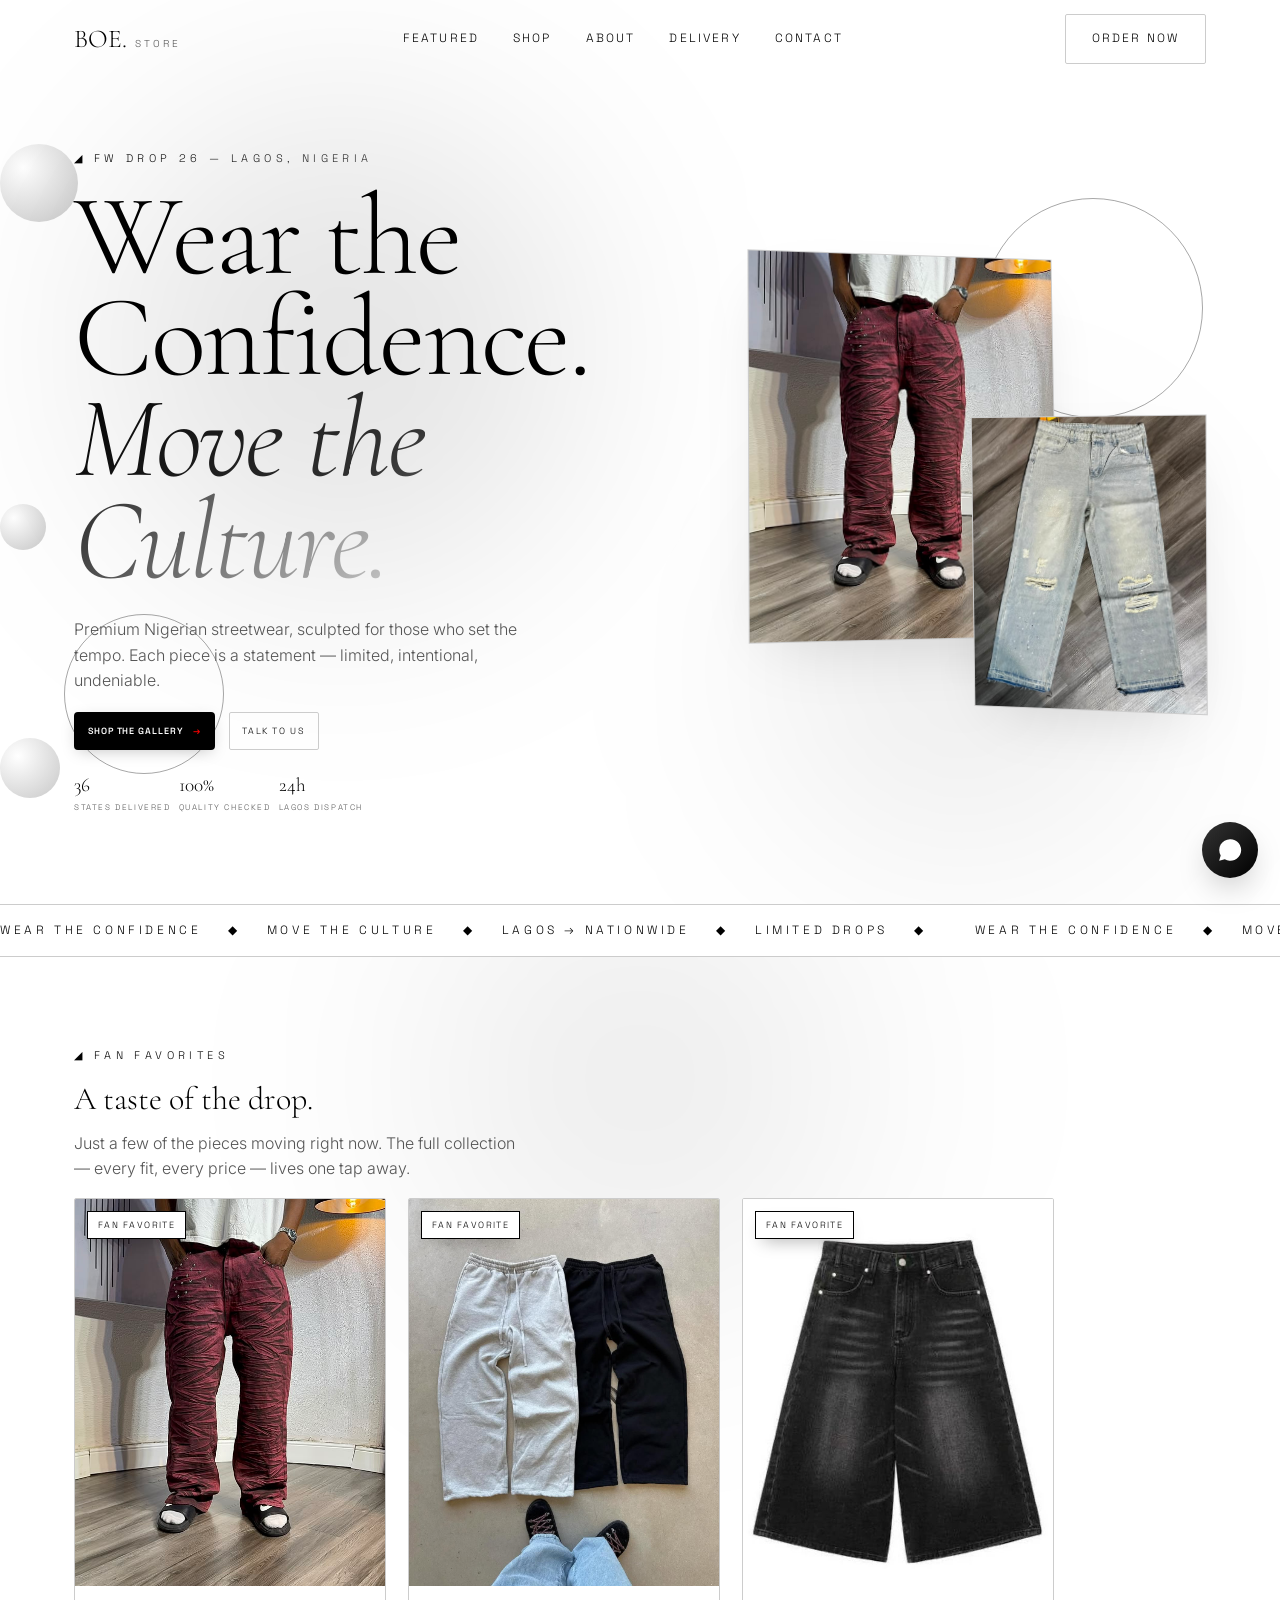
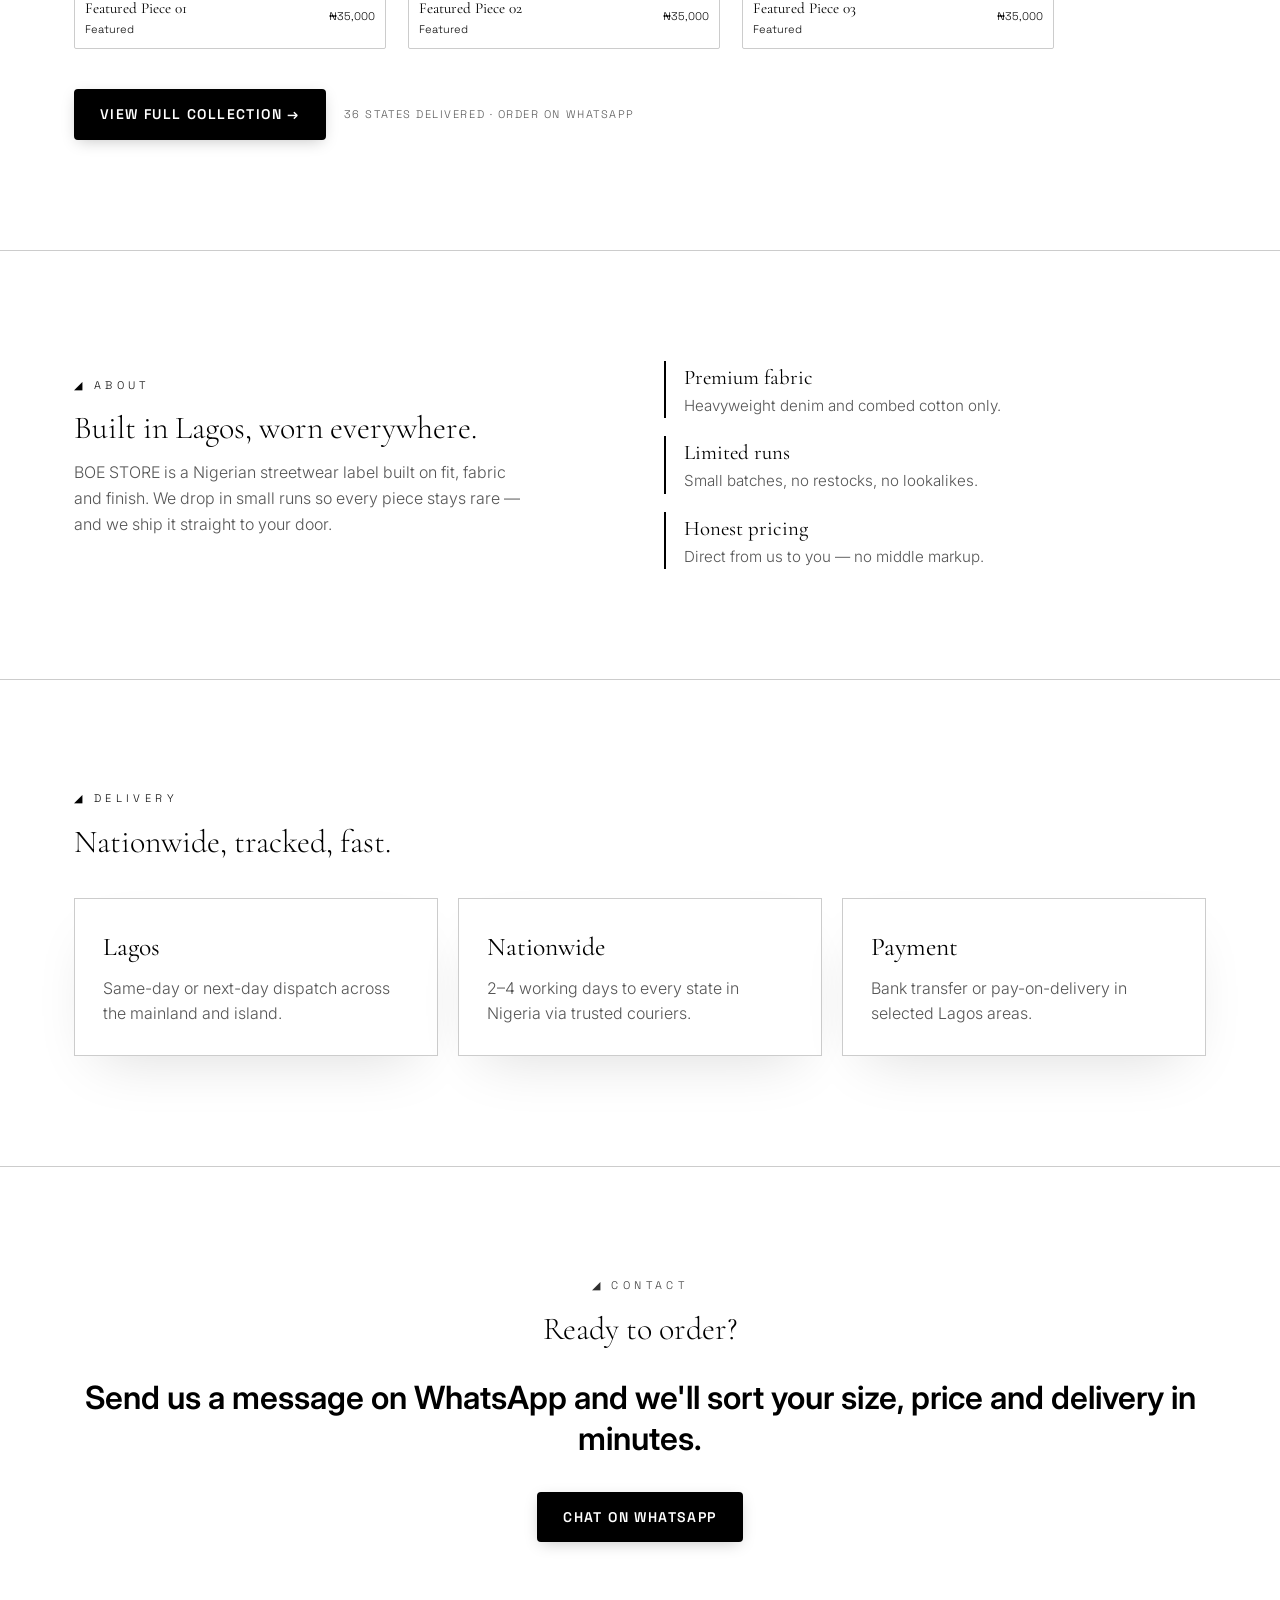
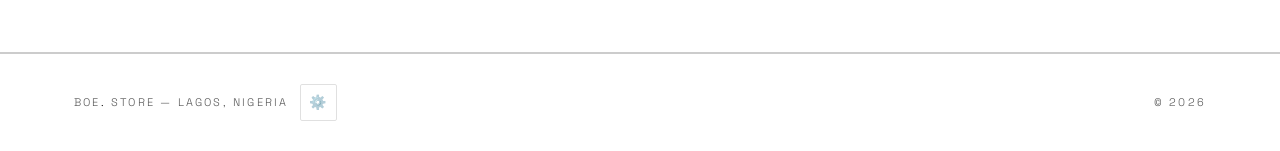
<file: index.html>
<!DOCTYPE html>
<html lang="en">
<head>
<meta charset="UTF-8" />
<meta name="viewport" content="width=device-width, initial-scale=1.0" />
<title>BOE STORE — Wear the Confidence. Move the Culture.</title>
<meta name="description" content="Premium Nigerian streetwear. Jeans, tees & drops delivered to every state in Nigeria. Order on WhatsApp." />
<meta property="og:title" content="BOE STORE — Premium Nigerian Streetwear" />
<meta property="og:description" content="Wear the Confidence. Move the Culture. Premium streetwear, delivered nationwide." />
<meta property="og:type" content="website" />
<meta name="theme-color" content="#ffffff" />
<link rel="preconnect" href="https://fonts.googleapis.com" />
<link rel="preconnect" href="https://fonts.gstatic.com" crossorigin />
<link rel="dns-prefetch" href="https://wa.me" />
<link rel="prefetch" href="shop.html" />
<link rel="preload" as="style" href="style.css" />
<link rel="stylesheet" href="https://fonts.googleapis.com/css2?family=Cormorant+Garamond:ital,wght@0,300;0,400;1,300&family=Inter:wght@300;400;500&family=Space+Grotesk:wght@400;500&display=swap" />
<link rel="stylesheet" href="style.css" />
</head>
<body>

<div class="objects" aria-hidden="true">
  <span class="sphere s1"></span>
  <span class="sphere s2"></span>
  <span class="sphere s3"></span>
  <span class="ring r1"></span>
  <span class="ring r2"></span>
</div>

<header id="nav">
  <nav class="wrap nav-inner">
    <a href="#top" class="logo">BOE<span class="dot">.</span><em>Store</em></a>
    <button class="nav-toggle" type="button" aria-label="Open navigation" aria-expanded="false" aria-controls="site-links">
      <span></span><span></span><span></span>
    </button>
    <ul class="nav-links" id="site-links">
      <li><a href="#featured">Featured</a></li>
      <li><a href="shop.html">Shop</a></li>
      <li><a href="#about">About</a></li>
      <li><a href="#delivery">Delivery</a></li>
      <li><a href="#contact">Contact</a></li>
    </ul>
    <div class="nav-actions">
      <a class="btn-outline" data-wa="Hello BOE STORE, I'd like to enquire about your collection." target="_blank" rel="noreferrer">Order Now</a>
    </div>
  </nav>
</header>

<main>
  <section id="top" class="hero">
    <div class="glow g1"></div>
    <div class="glow g2"></div>
    <div class="wrap hero-grid">
      <div class="hero-copy">
        <p class="eyebrow">◢ FW Drop 26 — Lagos, Nigeria</p>
        <h1>Wear the Confidence.<br /><em class="gold-text">Move the Culture.</em></h1>
        <p class="lede">Premium Nigerian streetwear, sculpted for those who set the tempo. Each piece is a statement — limited, intentional, undeniable.</p>
        <div class="hero-cta">
          <a href="shop.html" class="btn-gold">Shop the Gallery <span class="arrow-accent">→</span></a>
          <a href="#contact" class="btn-outline lg">Talk to us</a>
        </div>
        <dl class="stats">
          <div><dt>36</dt><dd>States delivered</dd></div>
          <div><dt>100%</dt><dd>Quality checked</dd></div>
          <div><dt>24h</dt><dd>Lagos dispatch</dd></div>
        </dl>
      </div>
      <div class="hero-art">
        <figure class="tilt card-a"><img id="heroA" alt="BOE STORE featured piece" /></figure>
        <figure class="tilt card-b"><img id="heroB" alt="BOE STORE denim" /></figure>
      </div>
    </div>
  </section>

  <div class="marquee" aria-hidden="true"><div class="marquee-track" id="marquee"></div></div>

  <section id="featured" class="section featured-section">
    <div class="glow g3"></div>
    <div class="wrap">
      <p class="eyebrow">◢ Fan Favorites</p>
      <h2>A taste of the drop.</h2>
      <p class="lede">Just a few of the pieces moving right now. The full collection — every fit, every price — lives one tap away.</p>
      <div class="grid featured-grid" id="featuredGrid"></div>
      <div class="featured-cta">
        <a href="shop.html" class="btn-gold lg">View Full Collection →</a>
        <span class="featured-note">36 states delivered · Order on WhatsApp</span>
      </div>
    </div>
  </section>

  <section id="about" class="section alt">
    <div class="wrap two-col">
      <div>
        <p class="eyebrow">◢ About</p>
        <h2>Built in Lagos, worn everywhere.</h2>
        <p class="lede">BOE STORE is a Nigerian streetwear label built on fit, fabric and finish. We drop in small runs so every piece stays rare — and we ship it straight to your door.</p>
      </div>
      <ul class="feature-list">
        <li><strong>Premium fabric</strong><span>Heavyweight denim and combed cotton only.</span></li>
        <li><strong>Limited runs</strong><span>Small batches, no restocks, no lookalikes.</span></li>
        <li><strong>Honest pricing</strong><span>Direct from us to you — no middle markup.</span></li>
      </ul>
    </div>
  </section>

  <section id="delivery" class="section">
    <div class="wrap">
      <p class="eyebrow">◢ Delivery</p>
      <h2>Nationwide, tracked, fast.</h2>
      <div class="cards">
        <article><h3>Lagos</h3><p>Same-day or next-day dispatch across the mainland and island.</p></article>
        <article><h3>Nationwide</h3><p>2–4 working days to every state in Nigeria via trusted couriers.</p></article>
        <article><h3>Payment</h3><p>Bank transfer or pay-on-delivery in selected Lagos areas.</p></article>
      </div>
    </div>
  </section>

  <section id="contact" class="section alt">
    <div class="wrap center">
      <p class="eyebrow">◢ Contact</p>
      <h2>Ready to order?</h2>
      <p class="lede">Send us a message on WhatsApp and we'll sort your size, price and delivery in minutes.</p>
      <a class="btn-gold lg" data-wa="Hello BOE STORE, I'd like to place an order." target="_blank" rel="noreferrer">Chat on WhatsApp</a>
    </div>
  </section>
</main>

<footer>
  <div class="wrap foot">
    <div class="foot-left">
      <span>BOE<span class="dot">.</span> Store — Lagos, Nigeria</span>
      <button class="btn-outline btn-mini foot-admin" type="button" data-admin-open title="Admin Access">⚙️</button>
    </div>
    <span id="year"></span>
  </div>
</footer>

<a class="wa-float" data-wa="Hello BOE STORE!" target="_blank" rel="noreferrer" aria-label="Chat on WhatsApp">
  <svg viewBox="0 0 24 24" width="26" height="26" fill="currentColor"><path d="M17.5 14.4c-.3-.2-1.8-.9-2-1s-.5-.2-.7.1-.8 1-1 1.2-.4.2-.7 0a8.2 8.2 0 0 1-2.4-1.5 9 9 0 0 1-1.7-2.1c-.2-.3 0-.5.1-.6l.5-.6.3-.5v-.5l-1-2.3c-.2-.6-.5-.5-.7-.5h-.6a1.2 1.2 0 0 0-.8.4A3.4 3.4 0 0 0 5.8 9c0 1.5 1.1 3 1.2 3.2a12 12 0 0 0 4.7 4.1c2.2.9 2.2.6 2.7.6a3 3 0 0 0 2-1.4 2.5 2.5 0 0 0 .2-1.4c-.1-.1-.3-.2-.6-.3zM12 2a10 10 0 0 0-8.6 15L2 22l5.2-1.4A10 10 0 1 0 12 2z"/></svg>
</a>

<div class="modal" id="modal" hidden>
  <div class="modal-backdrop" data-close></div>
  <div class="modal-card" role="dialog" aria-modal="true">
    <button class="modal-close" data-close aria-label="Close">×</button>
    <img id="mImg" alt="" />
    <div class="modal-body">
      <p class="eyebrow" id="mCat"></p>
      <h3 id="mName"></h3>
      <p class="price" id="mPrice"></p>
      <a class="btn-gold" id="mOrder" target="_blank" rel="noreferrer">Order on WhatsApp</a>
    </div>
  </div>
</div>

<div class="admin-modal" id="adminModal" hidden>
  <div class="modal-backdrop" data-admin-close></div>
  <div class="admin-panel" role="dialog" aria-modal="true" aria-labelledby="adminTitle">
    <button class="modal-close" data-admin-close aria-label="Close admin panel">×</button>

    <div id="adminLoginView">
      <p class="eyebrow">◢ Admin</p>
      <h3 id="adminTitle">BOE Admin Access</h3>
      <p class="mini-text">Sign in to edit product names, prices, and upload new fits.</p>
      <form id="adminLoginForm" class="admin-form">
        <label>
          Login ID
          <input type="text" id="adminId" name="adminId" required />
        </label>
        <label>
          Password
          <input type="password" id="adminPassword" name="adminPassword" required />
        </label>
        <button type="submit" class="btn-gold">Login</button>
        <p id="adminLoginStatus" class="status-text" aria-live="polite"></p>
      </form>
    </div>

    <div id="adminDashboard" hidden>
      <div class="admin-head">
        <div>
          <p class="eyebrow">◢ Dashboard</p>
          <h3>Product manager</h3>
        </div>
        <button type="button" class="btn-outline btn-mini" id="adminLogout">Logout</button>
      </div>

      <nav class="admin-view-nav" aria-label="Dashboard sections">
        <button type="button" class="admin-view-tab is-active" data-admin-view="add-fit" aria-selected="true">Add new fit</button>
        <button type="button" class="admin-view-tab" data-admin-view="inventory" aria-selected="false">Current inventory</button>
      </nav>

      <div class="admin-views">
        <section class="admin-view is-active" data-admin-view-panel="add-fit">
          <div class="admin-card">
          <h4>Add new fit</h4>
          <form id="productForm" class="admin-form">
            <label>
              Product image
              <input type="file" id="newProductImage" accept="image/*" />
            </label>
            <label>
              Product name
              <input type="text" id="newProductName" placeholder="Apex Denim" required />
            </label>
            <label>
              Category
              <select id="newProductCategory">
                <option value="Jeans">Jeans</option>
                <option value="Long Tee">Long Tee</option>
                <option value="White Tee">White Tee</option>
                <option value="Featured">Featured</option>
              </select>
            </label>
            <label>
              Price (₦)
              <input type="number" id="newProductPrice" min="1000" step="100" placeholder="25000" required />
            </label>
            <button type="submit" class="btn-gold">Upload new cloth</button>
            <p id="productFormStatus" class="status-text" aria-live="polite"></p>
          </form>
          </div>
        </section>

        <section class="admin-view" data-admin-view-panel="inventory" hidden>
          <div class="admin-card admin-list-wrap">
            <h4>Current inventory</h4>
            <div id="adminInventory" class="admin-list"></div>
          </div>
        </section>
      </div>
    </div>
  </div>
</div>

<script src="script.js"></script>
</body>
</html>
</file>
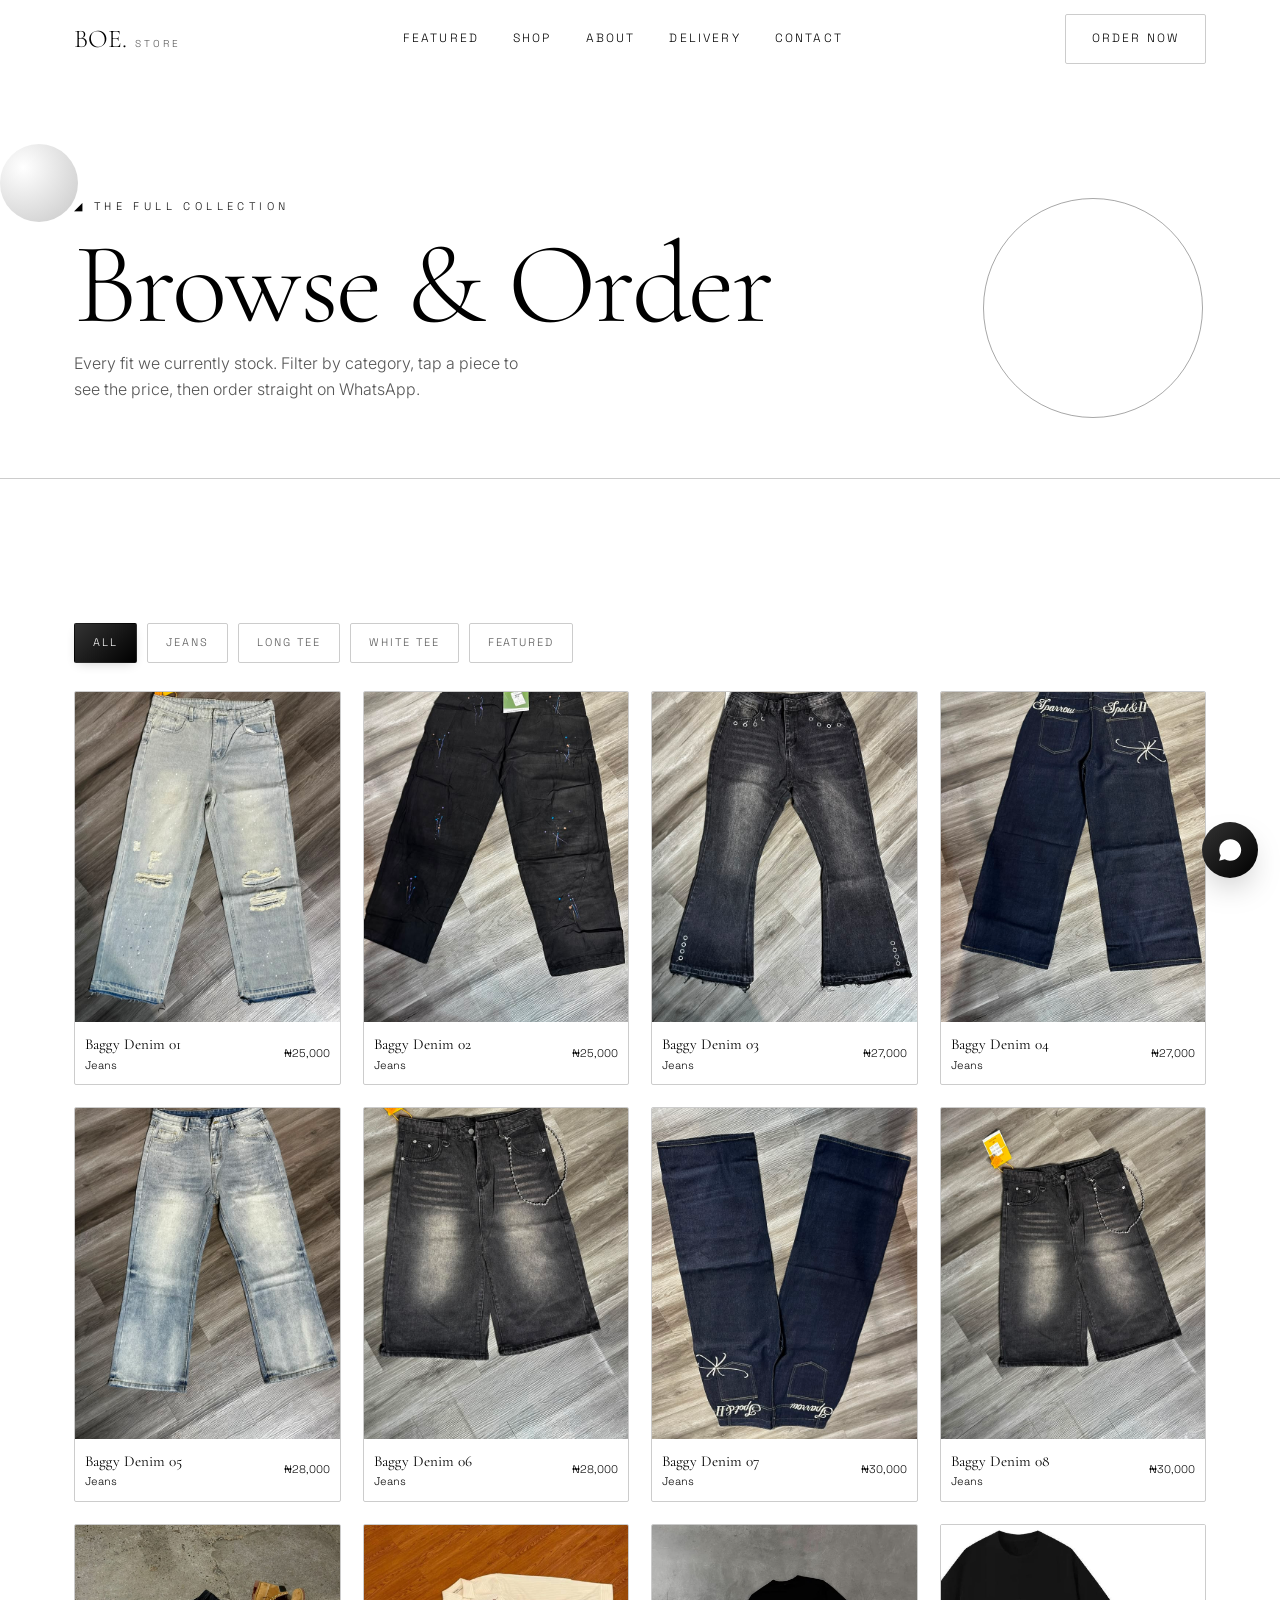
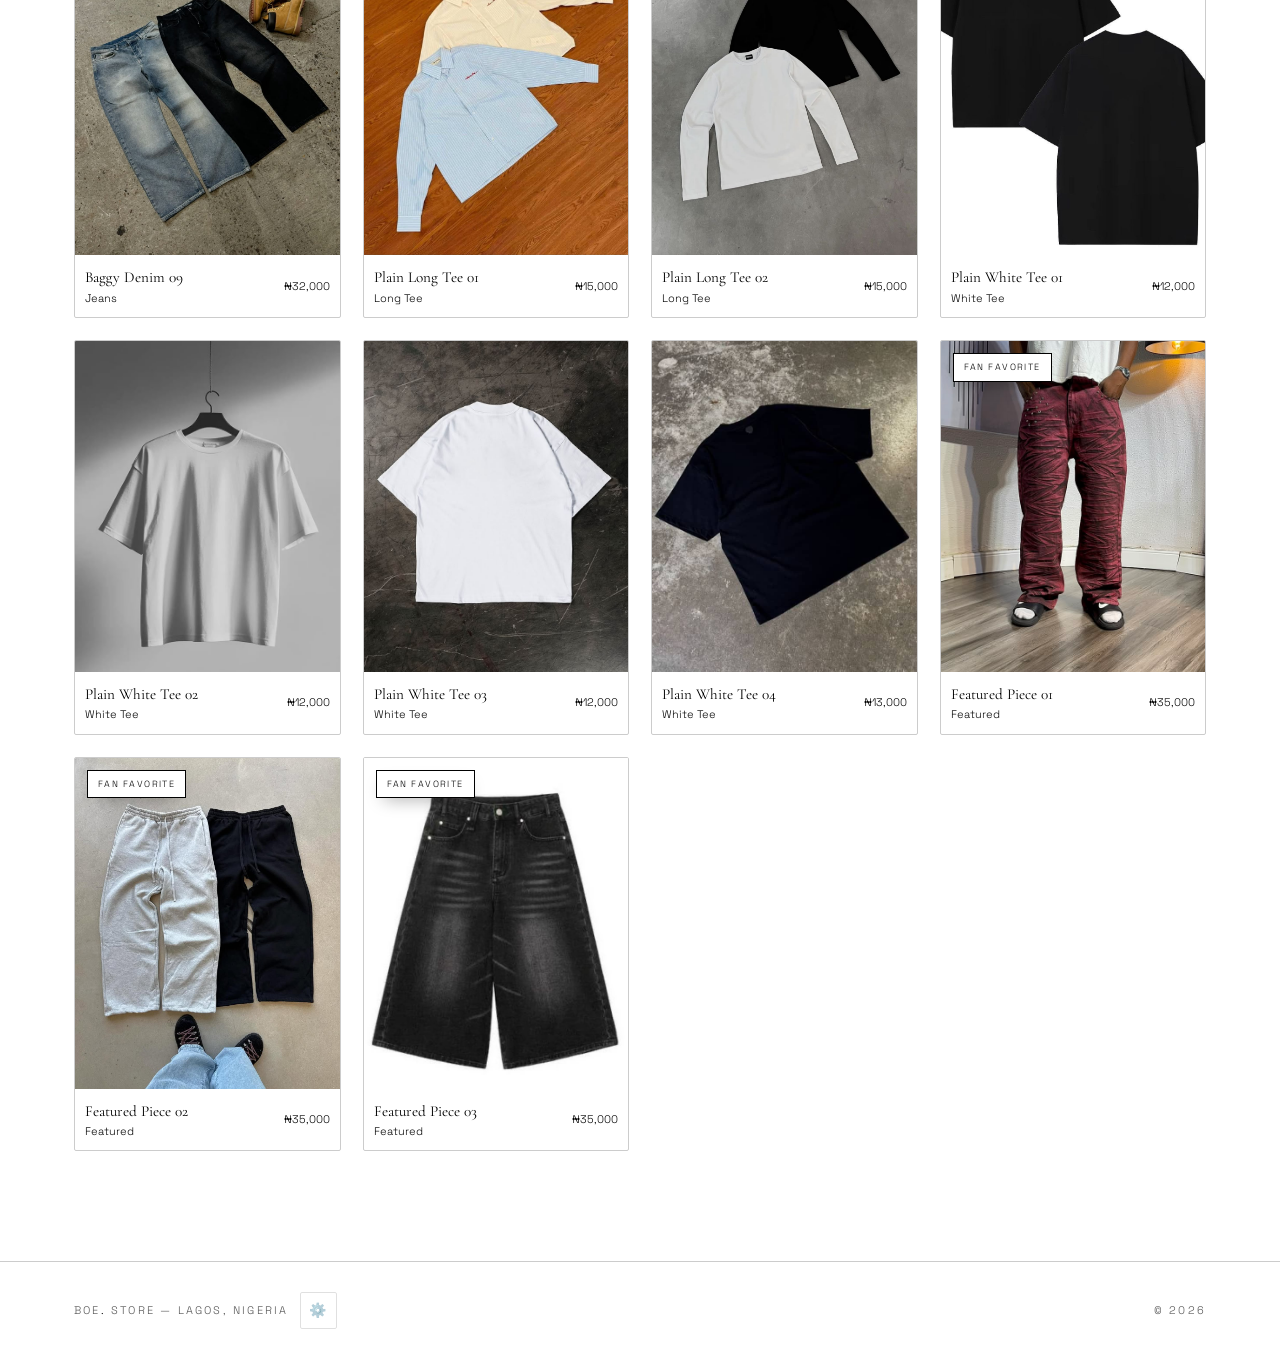
<file: shop.html>
<!DOCTYPE html>
<html lang="en">
<head>
<meta charset="UTF-8" />
<meta name="viewport" content="width=device-width, initial-scale=1.0" />
<title>Shop — BOE STORE</title>
<meta name="description" content="Browse and order premium Nigerian streetwear from BOE STORE. Jeans, tees & essentials." />
<meta property="og:title" content="Shop — BOE STORE" />
<meta property="og:description" content="Browse our full collection of premium streetwear." />
<meta property="og:type" content="website" />
<meta name="theme-color" content="#ffffff" />
<link rel="preconnect" href="https://fonts.googleapis.com" />
<link rel="preconnect" href="https://fonts.gstatic.com" crossorigin />
<link rel="dns-prefetch" href="https://wa.me" />
<link rel="prefetch" href="index.html" />
<link rel="preload" as="style" href="style.css" />
<link rel="stylesheet" href="https://fonts.googleapis.com/css2?family=Cormorant+Garamond:ital,wght@0,300;0,400;1,300&family=Inter:wght@300;400;500&family=Space+Grotesk:wght@400;500&display=swap" />
<link rel="stylesheet" href="style.css" />
</head>
<body>

<div class="objects" aria-hidden="true">
  <span class="sphere s1"></span>
  <span class="sphere s2"></span>
  <span class="sphere s3"></span>
  <span class="ring r1"></span>
  <span class="ring r2"></span>
</div>

<header id="nav">
  <nav class="wrap nav-inner">
    <a href="index.html" class="logo">BOE<span class="dot">.</span><em>Store</em></a>
    <button class="nav-toggle" type="button" aria-label="Open navigation" aria-expanded="false" aria-controls="site-links">
      <span></span><span></span><span></span>
    </button>
    <ul class="nav-links" id="site-links">
      <li><a href="index.html#featured">Featured</a></li>
      <li><a href="shop.html">Shop</a></li>
      <li><a href="index.html#about">About</a></li>
      <li><a href="index.html#delivery">Delivery</a></li>
      <li><a href="index.html#contact">Contact</a></li>
    </ul>
    <div class="nav-actions">
      <a class="btn-outline" data-wa="Hello BOE STORE, I'd like to enquire about your collection." target="_blank" rel="noreferrer">Order Now</a>
    </div>
  </nav>
</header>

<main>
  <section class="shop-hero">
    <div class="wrap">
      <p class="eyebrow">◢ The Full Collection</p>
      <h1>Browse &amp; Order</h1>
      <p class="lede">Every fit we currently stock. Filter by category, tap a piece to see the price, then order straight on WhatsApp.</p>
    </div>
  </section>

  <section id="shop" class="section shop-section">
    <div class="wrap">
      <div class="filters" id="filters"></div>
      <div class="grid" id="grid"></div>
    </div>
  </section>
</main>

<footer>
  <div class="wrap foot">
    <div class="foot-left">
      <span>BOE<span class="dot">.</span> Store — Lagos, Nigeria</span>
      <button class="btn-outline btn-mini foot-admin" type="button" data-admin-open title="Admin Access">⚙️</button>
    </div>
    <span id="year"></span>
  </div>
</footer>

<a class="wa-float" data-wa="Hello BOE STORE!" target="_blank" rel="noreferrer" aria-label="Chat on WhatsApp">
  <svg viewBox="0 0 24 24" width="26" height="26" fill="currentColor"><path d="M17.5 14.4c-.3-.2-1.8-.9-2-1s-.5-.2-.7.1-.8 1-1 1.2-.4.2-.7 0a8.2 8.2 0 0 1-2.4-1.5a9 9 0 0 1-1.7-2.1c-.2-.3 0-.5.1-.6l.5-.6.3-.5v-.5l-1-2.3c-.2-.6-.5-.5-.7-.5h-.6a1.2 1.2 0 0 0-.8.4A3.4 3.4 0 0 0 5.8 9c0 1.5 1.1 3 1.2 3.2a12 12 0 0 0 4.7 4.1c2.2.9 2.2.6 2.7.6a3 3 0 0 0 2-1.4 2.5 2.5 0 0 0 .2-1.4c-.1-.1-.3-.2-.6-.3zM12 2a10 10 0 0 0-8.6 15L2 22l5.2-1.4A10 10 0 1 0 12 2z"/></svg>
</a>

<div class="modal" id="modal" hidden>
  <div class="modal-backdrop" data-close></div>
  <div class="modal-card" role="dialog" aria-modal="true">
    <button class="modal-close" data-close aria-label="Close">×</button>
    <img id="mImg" alt="" />
    <div class="modal-body">
      <p class="eyebrow" id="mCat"></p>
      <h3 id="mName"></h3>
      <p class="price" id="mPrice"></p>
      <a class="btn-gold" id="mOrder" target="_blank" rel="noreferrer">Order on WhatsApp</a>
    </div>
  </div>
</div>

<div class="admin-modal" id="adminModal" hidden>
  <div class="modal-backdrop" data-admin-close></div>
  <div class="admin-panel" role="dialog" aria-modal="true" aria-labelledby="adminTitle">
    <button class="modal-close" data-admin-close aria-label="Close admin panel">×</button>

    <div id="adminLoginView">
      <p class="eyebrow">◢ Admin</p>
      <h3 id="adminTitle">BOE Admin Access</h3>
      <p class="mini-text">Sign in to edit product names, prices, and upload new fits.</p>
      <form id="adminLoginForm" class="admin-form">
        <label>
          Login ID
          <input type="text" id="adminId" name="adminId" required />
        </label>
        <label>
          Password
          <input type="password" id="adminPassword" name="adminPassword" required />
        </label>
        <button type="submit" class="btn-gold">Login</button>
        <p id="adminLoginStatus" class="status-text" aria-live="polite"></p>
      </form>
    </div>

    <div id="adminDashboard" hidden>
      <div class="admin-head">
        <div>
          <p class="eyebrow">◢ Dashboard</p>
          <h3>Product manager</h3>
        </div>
        <button type="button" class="btn-outline btn-mini" id="adminLogout">Logout</button>
      </div>

      <nav class="admin-view-nav" aria-label="Dashboard sections">
        <button type="button" class="admin-view-tab is-active" data-admin-view="add-fit" aria-selected="true">Add new fit</button>
        <button type="button" class="admin-view-tab" data-admin-view="inventory" aria-selected="false">Current inventory</button>
      </nav>

      <div class="admin-views">
        <section class="admin-view is-active" data-admin-view-panel="add-fit">
          <div class="admin-card">
          <h4>Add new fit</h4>
          <form id="productForm" class="admin-form">
            <label>
              Product image
              <input type="file" id="newProductImage" accept="image/*" />
            </label>
            <label>
              Product name
              <input type="text" id="newProductName" placeholder="Apex Denim" required />
            </label>
            <label>
              Category
              <select id="newProductCategory">
                <option value="Jeans">Jeans</option>
                <option value="Long Tee">Long Tee</option>
                <option value="White Tee">White Tee</option>
                <option value="Featured">Featured</option>
              </select>
            </label>
            <label>
              Price (₦)
              <input type="number" id="newProductPrice" min="1000" step="100" placeholder="25000" required />
            </label>
            <button type="submit" class="btn-gold">Upload new cloth</button>
            <p id="productFormStatus" class="status-text" aria-live="polite"></p>
          </form>
          </div>
        </section>

        <section class="admin-view" data-admin-view-panel="inventory" hidden>
          <div class="admin-card admin-list-wrap">
            <h4>Current inventory</h4>
            <div id="adminInventory" class="admin-list"></div>
          </div>
        </section>
      </div>
    </div>
  </div>
</div>

<script src="script.js"></script>
</body>
</html>
</file>
<file: style.css>
:root {
  /* Core Light Theme - White background with black accents */
  --boe-black-void: #ffffff;      /* deepest background - pure white */
  --boe-black-rich: #f5f5f5;      /* primary surface - light gray */
  --boe-black-soft: #ffffff;      /* cards/panels - white */
  --boe-charcoal: #000000;        /* borders, dividers - black */

  --boe-gray-dark: #666666;       /* muted text, disabled */
  --boe-gray-mid: #555555;        /* secondary text */
  --boe-gray-light: #999999;      /* placeholder/hints */
  --boe-gray-fog: #cccccc;        /* faint UI lines */

  --boe-white-smoke: #000000;     /* body text on light */
  --boe-white-pure: #000000;      /* headlines, highlights - black */

  /* Accent — black instead of gold */
  --boe-grain: rgba(0, 0, 0, 0.03);
  --boe-vignette: rgba(255, 255, 255, 0.65);
  --gradient-gold-fade: linear-gradient(135deg, #000000 0%, #333333 50%, #cccccc 100%);
  --gradient-black-fade: linear-gradient(135deg, #000000 0%, #333333 50%, #ffffff 100%);

  /* Legacy aliases for compatibility */
  --bg: #ffffff;
  --fg: #000000;
  --muted: #555555;
  --card: #ffffff;
  --border: #cccccc;
  --gold: #000000;
  --gold-soft: #333333;
  --gradient-gold: linear-gradient(135deg, #333333, #000000);
  --shadow-deep: 0 24px 60px -24px rgba(0, 0, 0, 0.15);
  --font-display: "Cormorant Garamond", Georgia, serif;
  --font-sans: "Inter", system-ui, sans-serif;
  --font-mono: "Space Grotesk", ui-monospace, monospace;
}

* { box-sizing: border-box; }
html { scroll-behavior: smooth; scroll-padding-top: 84px; }
body {
  margin: 0;
  background: var(--bg);
  color: var(--fg);
  font-family: var(--font-sans);
  font-weight: 300;
  line-height: 1.6;
  overflow-x: hidden;
  -webkit-font-smoothing: antialiased;
  -moz-osx-font-smoothing: grayscale;
  transition: background-color .3s ease, color .3s ease;
}
img { display: block; max-width: 100%; height: auto; }
img[loading="lazy"] { background: #f5f5f5; min-height: 200px; }
img:not([src]) { visibility: hidden; }
a { color: inherit; text-decoration: none; }
button, input, select { font: inherit; }

.wrap { max-width: 1180px; margin: 0 auto; padding: 0 24px; }
.center { text-align: center; }

.eyebrow {
  font-family: var(--font-mono);
  font-size: 11px;
  letter-spacing: .4em;
  text-transform: uppercase;
  background: var(--gradient-gold-fade);
  -webkit-background-clip: text;
  background-clip: text;
  color: transparent;
  margin: 0 0 18px;
}

/* Admin panel heading - dark for visibility on white background */
.admin-panel .eyebrow {
  background: none;
  -webkit-background-clip: unset;
  background-clip: unset;
  color: #000000;
  font-weight: 700;
}
h1 {
  font-family: var(--font-display);
  font-weight: 300;
  font-size: clamp(3rem, 9vw, 7.5rem);
  line-height: .88;
  letter-spacing: -.02em;
  margin: 0;
}
h2 {
  font-family: var(--font-display);
  font-weight: 300;
  font-size: clamp(2.2rem, 5vw, 4rem);
  line-height: 1;
  margin: 0 0 14px;
}
h3 { font-family: var(--font-display); font-weight: 400; font-size: 1.6rem; margin: 0 0 8px; }
h4 { font-family: var(--font-display); font-size: 1.5rem; margin: 0 0 18px; }
.gold-text {
  background: var(--gradient-gold-fade);
  -webkit-background-clip: text;
  background-clip: text;
  color: transparent;
  font-style: italic;
}
.lede { color: var(--muted); max-width: 46ch; }
.dot { color: var(--gold); }
.mini-text { color: var(--muted); margin: 0 0 18px; }

/* Buttons */
.btn-gold, .btn-outline {
  display: inline-flex;
  align-items: center;
  justify-content: center;
  gap: 10px;
  font-family: var(--font-mono);
  font-size: 12px;
  letter-spacing: .18em;
  text-transform: uppercase;
  padding: 14px 26px;
  cursor: pointer;
  transition: all .25s cubic-bezier(.4, 0, .2, 1);
  border: 1px solid transparent;
  border-radius: 2px;
  position: relative;
}
.btn-gold {
  background: var(--gradient-gold);
  color: #ffffff;
  box-shadow: 0 4px 16px -4px rgba(0, 0, 0, .25);
  overflow: hidden;
}
.btn-gold::after {
  content: "";
  position: absolute; inset: 0;
  background: linear-gradient(120deg, transparent 30%, rgba(255,255,255,.55) 50%, transparent 70%);
  transform: translateX(-120%);
  transition: transform .5s ease;
}
.btn-gold:hover::after { transform: translateX(120%); }
.btn-gold:hover { transform: translateY(-1px); box-shadow: 0 8px 24px -6px rgba(0, 0, 0, .35); }
.btn-gold:active { transform: translateY(0); }
.btn-outline { border-color: var(--border); background: transparent; color: var(--boe-white-pure); }
.btn-outline:hover { border-color: var(--gold); color: var(--gold); background: rgba(0, 0, 0, .02); }
.btn-outline:focus-visible { outline: 2px solid var(--gold); outline-offset: 2px; }
.btn-gold:focus-visible { outline: 2px solid rgba(255, 255, 255, .5); outline-offset: 2px; }
.lg { padding: 16px 34px; }
.btn-mini { padding: 10px 16px; letter-spacing: .12em; }

/* Arrow accent */
.arrow-accent { color: #ff0000; }

/* Nav */
#nav {
  position: fixed; inset: 0 0 auto 0; z-index: 50;
  transition: background .3s cubic-bezier(.4, 0, .2, 1), border-color .3s ease;
  border-bottom: 1px solid transparent;
}
#nav.scrolled {
  background: rgba(255, 255, 255, .95);
  backdrop-filter: blur(16px);
  border-bottom-color: var(--border);
}
.nav-inner { height: 78px; display: flex; align-items: center; justify-content: space-between; gap: 20px; }
.logo { font-family: var(--font-display); font-size: 1.6rem; transition: color .3s ease; }
.logo:hover { color: var(--gold); }
.logo em { font-family: var(--font-mono); font-style: normal; font-size: 10px; letter-spacing: .3em; text-transform: uppercase; color: var(--muted); margin-left: 8px; }
.nav-links { display: none; gap: 34px; list-style: none; margin: 0; padding: 0; font-family: var(--font-mono); font-size: 12px; letter-spacing: .18em; text-transform: uppercase; }
.nav-links a { color: var(--boe-white-smoke); transition: color .2s ease; }
.nav-links a:hover { color: var(--gold); }
.nav-links a:focus-visible { outline: 2px solid var(--gold); outline-offset: 4px; }
.nav-actions { display: flex; align-items: center; gap: 12px; }
.nav-toggle { display: none; }
@media (min-width: 860px) { .nav-links { display: flex; } }

/* Hero */
.hero { position: relative; padding: 150px 0 90px; overflow: hidden; }
.shop-hero { position: relative; padding: 120px 0 60px; overflow: hidden; margin-top: 78px; }
.glow { position: absolute; border-radius: 999px; filter: blur(110px); pointer-events: none; }
.g1 { width: 480px; height: 480px; top: 12%; left: 8%; background: rgba(0, 0, 0, .1); }
.g2 { width: 380px; height: 380px; bottom: 5%; right: 10%; background: rgba(0, 0, 0, .07); }
.hero-grid { position: relative; display: grid; gap: 60px; align-items: center; }
@media (min-width: 980px) { .hero-grid { grid-template-columns: 1.15fr .85fr; } }
.hero-copy h1 { animation: rise 1s cubic-bezier(.22,1,.36,1) both; }
.hero-copy .lede { margin-top: 26px; }
.hero-cta { display: flex; flex-wrap: wrap; gap: 14px; margin-top: 34px; }
.stats { display: flex; gap: 40px; margin: 46px 0 0; padding: 0; }
.stats div { margin: 0; }
.stats dt { font-family: var(--font-display); font-size: 2.2rem; }
.stats dd { margin: 0; font-family: var(--font-mono); font-size: 10px; letter-spacing: .2em; text-transform: uppercase; color: var(--muted); }

.hero-art { position: relative; perspective: 1400px; min-height: 460px; }
.hero-art figure { margin: 0; position: absolute; overflow: hidden; box-shadow: var(--shadow-deep); border: 1px solid var(--border); background: var(--card); }
.card-a { width: 68%; top: 0; left: 0; transform: rotateY(12deg) rotateX(4deg); animation: float 7s ease-in-out infinite; }
.card-b { width: 52%; bottom: 0; right: 0; transform: rotateY(-14deg) rotateX(-3deg); animation: float 9s ease-in-out infinite reverse; }
.hero-art img { width: 100%; aspect-ratio: 4/5; object-fit: cover; }

/* Marquee */
.marquee { border-block: 1px solid var(--border); background: var(--card); overflow: hidden; padding: 16px 0; }
.marquee-track { display: flex; gap: 48px; white-space: nowrap; width: max-content; animation: marquee 26s linear infinite; font-family: var(--font-mono); font-size: 12px; letter-spacing: .3em; text-transform: uppercase; color: var(--boe-white-smoke); }
.marquee-track span { display: inline-flex; gap: 48px; }

/* Sections */
.section { padding: 110px 0; position: relative; z-index: 1; transition: background-color .3s ease; }
.section.alt { background: var(--card); border-block: 1px solid var(--border); }
.two-col { display: grid; gap: 48px; }
@media (min-width: 900px) { .two-col { grid-template-columns: 1fr 1fr; align-items: center; } }
.feature-list { list-style: none; margin: 0; padding: 0; display: grid; gap: 18px; }
.feature-list li { border-left: 2px solid var(--gold); padding-left: 18px; display: grid; }
.feature-list strong { font-family: var(--font-display); font-size: 1.3rem; font-weight: 400; }
.feature-list span { color: var(--muted); font-size: .95rem; }
.cards { display: grid; gap: 20px; margin-top: 40px; }
@media (min-width: 780px) { .cards { grid-template-columns: repeat(3, 1fr); } }
.cards article { background: var(--card); border: 1px solid var(--border); padding: 28px; box-shadow: var(--shadow-deep); }
.cards p { color: var(--muted); margin: 0; }

/* Contact section message */
#contact .lede {
  font-size: 2rem;
  font-weight: 600;
  line-height: 1.3;
  max-width: 60ch;
  margin: 32px auto;
  color: var(--boe-white-pure);
}

/* Featured teaser section (home page) */
.featured-section { position: relative; overflow: hidden; padding-top: 90px; }
.featured-section .glow.g3 {
  width: 420px; height: 420px; top: -10%; left: 50%; transform: translateX(-50%);
  background: rgba(0, 0, 0, .08); filter: blur(130px); position: absolute; border-radius: 999px; pointer-events: none;
}
.featured-section .wrap { position: relative; z-index: 1; }
.featured-grid { grid-template-columns: repeat(auto-fit, minmax(240px, 1fr)); max-width: 980px; }
.featured-cta { display: flex; flex-wrap: wrap; align-items: center; gap: 18px; margin-top: 40px; }
.featured-note { font-family: var(--font-mono); font-size: 11px; letter-spacing: .14em; text-transform: uppercase; color: var(--muted); }
.shop-section { background: var(--card); border-top: 1px solid var(--border); }
.filters { display: flex; flex-wrap: wrap; gap: 10px; margin: 34px 0 28px; }
.filters button {
  font-family: var(--font-mono); font-size: 11px; letter-spacing: .18em; text-transform: uppercase;
  padding: 10px 18px; background: transparent; border: 1px solid var(--border); color: var(--muted); cursor: pointer; transition: all .2s cubic-bezier(.4, 0, .2, 1); border-radius: 2px;
}
.filters button:hover { border-color: var(--gold); color: var(--gold); background: rgba(0, 0, 0, .02); }
.filters button.active { background: var(--gradient-gold); border-color: transparent; color: #ffffff; box-shadow: 0 4px 12px -4px rgba(0, 0, 0, .2); }

.grid { display: grid; gap: 22px; grid-template-columns: repeat(auto-fill, minmax(230px, 1fr)); perspective: 1200px; }
.tile { background: var(--card); border: 1px solid var(--border); cursor: pointer; overflow: hidden; transition: transform .28s cubic-bezier(.4, 0, .2, 1), box-shadow .28s ease, border-color .28s ease; transform-style: preserve-3d; border-radius: 2px; }
.tile:hover { box-shadow: var(--shadow-deep); border-color: var(--gold-soft); transform: translateY(-4px); }
.tile img { width: 100%; aspect-ratio: 4/5; object-fit: cover; transition: transform .6s ease; }
.tile:hover img { transform: scale(1.06); }
.tile-meta { padding: 14px 16px 18px; display: flex; justify-content: space-between; align-items: center; gap: 10px; }
.tile-meta strong { display: block; font-family: var(--font-display); font-weight: 400; font-size: 1.15rem; }
.tile-meta span { display: block; font-family: var(--font-mono); font-size: 11px; color: var(--gold); }
.item-price { font-family: var(--font-mono); font-size: 12px; color: var(--fg); }

/* Tile badges */
.tile { position: relative; }
.tile-badge {
  position: absolute; top: 12px; left: 12px; z-index: 2;
  font-family: var(--font-mono); font-size: 9px; letter-spacing: .16em; text-transform: uppercase;
  padding: 6px 10px; background: var(--gradient-gold); color: #ffffff;
  box-shadow: 0 8px 18px -8px rgba(0, 0, 0, .4);
}
.tile-badge.subtle { background: #fff; color: #000; border: 1px solid #000; }

/* Modal */
.modal, .admin-modal { position: fixed; inset: 0; z-index: 80; display: grid; place-items: center; padding: 20px; }
.modal[hidden], .admin-modal[hidden] { display: none; }
.modal-backdrop { position: absolute; inset: 0; background: rgba(255, 255, 255, .75); backdrop-filter: blur(6px); }
.modal-card, .admin-panel { position: relative; background: var(--card); border: 1px solid var(--border); box-shadow: var(--shadow-deep); max-width: 760px; width: 100%; display: grid; animation: rise .3s cubic-bezier(.34, 1.56, .64, 1) both; border-radius: 2px; }
@media (min-width: 720px) { .modal-card { grid-template-columns: 1fr 1fr; } }
.modal-card img { width: 100%; height: 100%; min-height: 300px; max-height: 460px; object-fit: cover; background: #f5f5f5; border-radius: 2px; }
.modal-body { padding: 32px; display: flex; flex-direction: column; justify-content: center; gap: 10px; }
.modal-body h3 { margin: 0; font-size: 2rem; color: var(--boe-white-pure); }
.price { font-family: var(--font-mono); font-size: 1.4rem; background: var(--gradient-gold-fade); -webkit-background-clip: text; background-clip: text; color: transparent; margin: 0 0 12px; }
.modal-body .btn-gold { align-self: flex-start; }
.modal-close { position: absolute; top: 8px; right: 12px; z-index: 2; background: none; border: 0; font-size: 30px; line-height: 1; cursor: pointer; color: #000000; transition: transform .2s; }
.modal-close:hover { transform: scale(1.2); }

/* Admin panel */
.admin-panel {
  max-width: 95vw;
  max-height: 90vh;
  padding: 18px 16px 14px;
  border-radius: 12px;
  display: flex;
  flex-direction: column;
  overflow: hidden;
  background: #ffffff;
  border: 2px solid #000000;
}
.admin-form {
  display: grid;
  gap: 12px;
}
.admin-form label {
  display: grid;
  gap: 5px;
  font-family: var(--font-mono);
  font-size: 10px;
  letter-spacing: .1em;
  text-transform: uppercase;
  color: #333333;
}
.admin-form input, .admin-form select {
  width: 100%;
  border: 1px solid #000000;
  background: #ffffff;
  padding: 10px 12px;
  color: #000000;
  color-scheme: light;
  font-size: 14px;
}
.status-text { min-height: 20px; margin: 0; color: #000000; font-family: var(--font-mono); font-size: 11px; letter-spacing: .08em; font-weight: 600; }
.admin-head {
  display: flex;
  justify-content: space-between;
  align-items: center;
  gap: 12px;
  margin-bottom: 16px;
  flex-wrap: wrap;
  padding-bottom: 12px;
  border-bottom: 2px solid #000000;
}
.admin-view-nav {
  display: flex;
  gap: 8px;
  margin-bottom: 14px;
  border-bottom: 2px solid #000000;
}
.admin-view-tab {
  min-height: 42px;
  padding: 9px 16px;
  border: 1px solid #000000;
  border-bottom: 0;
  background: #ffffff;
  color: #000000;
  cursor: pointer;
  font-family: var(--font-mono);
  font-size: 11px;
  letter-spacing: .08em;
  text-transform: uppercase;
}
.admin-view-tab.is-active { background: #000000; color: #ffffff; }
.admin-view-tab:focus-visible { outline: 2px solid #000000; outline-offset: 2px; }
.admin-views {
  display: flex;
  flex: 1;
  min-height: 0;
  overflow: hidden;
}
.admin-view { flex: 1; min-width: 0; min-height: 0; }
.admin-view[hidden] { display: none; }
.admin-view > .admin-card { height: 100%; }
.admin-card {
  background: #f9f9f9;
  border: 2px solid #000000;
  padding: 14px;
  overflow: hidden;
  display: flex;
  flex-direction: column;
  box-shadow: 0 4px 12px rgba(0, 0, 0, .15);
}
.admin-item {
  display: grid;
  grid-template-columns: 70px 1fr;
  gap: 12px;
  padding: 10px 0;
  border-top: 1px solid #cccccc;
  font-size: 0.9rem;
}
.admin-item:first-child { border-top: 0; }
.admin-item-image { width: 70px; height: 85px; background: #f5f5f5; border: 2px solid #000000; overflow: hidden; border-radius: 3px; box-shadow: 0 2px 8px rgba(0, 0, 0, .2); flex-shrink: 0; }
.admin-item-image img { width: 100%; height: 100%; object-fit: cover; display: block; }
.admin-item-fields { display: grid; gap: 8px; grid-template-columns: repeat(auto-fit, minmax(120px, 1fr)); }
.admin-item-fields label {
  display: grid;
  gap: 4px;
  font-family: var(--font-mono);
  font-size: 9px;
  letter-spacing: .08em;
  text-transform: uppercase;
  color: #333333;
}
.admin-item-fields input, .admin-item-fields select {
  width: 100%;
  border: 1px solid #000000;
  background: #ffffff;
  padding: 8px 10px;
  color: #000000;
  color-scheme: light;
  font-size: 13px;
}
.admin-item-actions {
  grid-column: 1 / -1;
  display: flex;
  justify-content: flex-end;
  gap: 8px;
  margin-top: 6px;
}

/* Upload/Add button styling - VERY VISIBLE */
.admin-form > button,
button[type="submit"],
.btn-gold {
  background: #000000;
  color: #ffffff;
  border: 2px solid #000000;
  padding: 12px 24px;
  font-size: 14px;
  font-weight: 600;
  border-radius: 4px;
  cursor: pointer;
  transition: all .3s ease;
  text-transform: uppercase;
  letter-spacing: .1em;
}

.admin-form > button:hover,
button[type="submit"]:hover {
  background: #333333;
  transform: scale(1.05);
  box-shadow: 0 6px 16px rgba(0, 0, 0, .3);
}

/* Save/Delete buttons in inventory */
.admin-item-actions button {
  background: #000000;
  color: #ffffff;
  border: 1px solid #000000;
  padding: 8px 14px;
  font-size: 12px;
  font-weight: 600;
  border-radius: 3px;
  cursor: pointer;
  transition: all .2s ease;
  text-transform: uppercase;
  letter-spacing: .08em;
}

.admin-item-actions button:first-child {
  background: #000000;
  color: #ffffff;
}

.admin-item-actions button:last-child {
  background: #ffffff;
  color: #000000;
  border: 2px solid #000000;
}

.admin-item-actions button:hover {
  transform: translateY(-2px);
  box-shadow: 0 4px 12px rgba(0, 0, 0, .2);
}
.admin-list-wrap { max-height: 560px; overflow-y: auto; overflow-x: hidden; scrollbar-width: thin; scrollbar-color: #000000 transparent; flex: 1; }
.admin-list-wrap::-webkit-scrollbar { width: 8px; }
.admin-list-wrap::-webkit-scrollbar-track { background: transparent; }
.admin-list-wrap::-webkit-scrollbar-thumb { background: #000000; border-radius: 4px; }
.admin-list-wrap::-webkit-scrollbar-thumb:hover { background: #333333; }

/* Floating WhatsApp */
.wa-float {
  position: fixed; right: 22px; bottom: 22px; z-index: 60;
  width: 56px; height: 56px; border-radius: 999px;
  display: grid; place-items: center;
  background: var(--gradient-gold); color: #ffffff;
  box-shadow: 0 14px 34px -12px rgba(0, 0, 0, .4);
  animation: float 4s ease-in-out infinite;
}

footer { border-top: 1px solid var(--border); padding: 30px 0; }
.foot { display: flex; justify-content: space-between; align-items: center; flex-wrap: wrap; gap: 20px; font-family: var(--font-mono); font-size: 11px; letter-spacing: .2em; text-transform: uppercase; color: var(--muted); }
.foot-left { display: flex; align-items: center; gap: 12px; }
.foot-admin { padding: 6px 8px; font-size: 14px; min-height: auto; opacity: .6; transition: opacity .2s ease; }
.foot-admin:hover { opacity: 1; }

/* Rolling 3D objects */
.objects { position: fixed; inset: 0; z-index: 0; pointer-events: none; overflow: hidden; }
.sphere { position: absolute; border-radius: 999px; background: radial-gradient(circle at 30% 30%, #ffffff, #000000); opacity: .22; animation: roll linear infinite; }
.s1 { width: 78px; height: 78px; top: 16%; animation-duration: 24s; }
.s2 { width: 46px; height: 46px; top: 56%; animation-duration: 32s; animation-delay: -9s; }
.s3 { width: 60px; height: 60px; top: 82%; animation-duration: 28s; animation-delay: -15s; }
.ring { position: absolute; border-radius: 999px; border: 1px solid rgba(0, 0, 0, .35); animation: drift 16s ease-in-out infinite; }
.r1 { width: 220px; height: 220px; top: 22%; right: 6%; }
.r2 { width: 160px; height: 160px; bottom: 14%; left: 5%; animation-delay: -7s; }

@keyframes roll {
  from { transform: translateX(-20vw) rotate(0deg); }
  to { transform: translateX(120vw) rotate(1080deg); }
}
@keyframes drift {
  0%, 100% { transform: translateY(0) rotate(0deg); }
  50% { transform: translateY(-32px) rotate(180deg); }
}
@keyframes float {
  0%, 100% { transform: translateY(0); }
  50% { transform: translateY(-16px); }
}
@keyframes marquee {
  from { transform: translateX(0); }
  to { transform: translateX(-50%); }
}
@keyframes rise {
  from { opacity: 0; transform: translateY(40px); }
  to { opacity: 1; transform: translateY(0); }
}
@media (prefers-reduced-motion: reduce) {
  * { animation: none !important; transition: none !important; }
}

/* Android and small-screen layout */
@media (max-width: 859px) {
  .wrap { padding-inline: 16px; }
  .nav-inner { height: 68px; gap: 8px; }
  .logo { font-size: 1.45rem; white-space: nowrap; }
  .logo em { font-size: 8px; margin-left: 4px; }
  .nav-toggle {
    display: grid;
    flex: 0 0 44px;
    width: 44px;
    height: 44px;
    place-content: center;
    gap: 5px;
    margin-left: auto;
    padding: 0;
    border: 1px solid var(--border);
    background: transparent;
    color: var(--fg);
    cursor: pointer;
    touch-action: manipulation;
    -webkit-tap-highlight-color: transparent;
  }
  .nav-toggle span { display: block; width: 18px; height: 2px; background: currentColor; transition: all .3s ease; }
  .nav-links {
    position: absolute;
    top: 68px;
    left: 16px;
    right: 16px;
    display: none;
    gap: 0;
    padding: 8px;
    background: rgba(255, 255, 255, .98);
    border: 1px solid var(--border);
    box-shadow: var(--shadow-deep);
  }
  .nav-links.is-open { display: grid; }
  .nav-links a { display: block; padding: 13px 12px; min-height: 44px; color: var(--boe-white-smoke); }
  .nav-links a:hover { color: var(--gold); }
  .nav-actions { gap: 6px; }
  .nav-actions .btn-outline { padding: 10px 9px; font-size: 10px; letter-spacing: .08em; min-height: 44px; }
  .hero { padding: 112px 0 64px; }
  .shop-hero { padding: 92px 0 44px; margin-top: 68px; }
  h1 { font-size: clamp(2.5rem, 14vw, 5rem); }
  h2 { font-size: clamp(1.8rem, 10vw, 3.5rem); }
  h3 { font-size: 1.35rem; }
  .hero-grid { gap: 38px; }
  .hero-copy .lede { margin-top: 20px; font-size: .95rem; }
  .hero-cta { margin-top: 26px; gap: 10px; }
  .hero-cta > a, .featured-cta > a { width: 100%; min-height: 46px; }
  .stats { justify-content: space-between; gap: 12px; margin-top: 34px; }
  .stats dt { font-size: 1.85rem; }
  .stats dd { font-size: 9px; letter-spacing: .08em; }
  .hero-art { min-height: 340px; }
  .section { padding: 72px 0; }
  .featured-section { padding-top: 64px; }
  .cards { margin-top: 28px; }
  .grid, .featured-grid { grid-template-columns: repeat(2, minmax(0, 1fr)); gap: 12px; }
  .tile { cursor: pointer; }
  .tile-meta { align-items: flex-start; flex-direction: column; padding: 12px; gap: 4px; }
  .tile-meta strong { font-size: 1.05rem; line-height: 1.05; }
  .tile-badge { padding: 6px 8px; font-size: 8px; }
  .filters { gap: 8px; margin-top: 26px; overflow-x: auto; padding-bottom: 4px; }
  .filters button { min-height: 42px; min-width: 60px; padding: 9px 12px; letter-spacing: .1em; white-space: nowrap; flex-shrink: 0; }
  .modal, .admin-modal { padding: 12px; }
  .modal-card, .admin-panel { max-height: calc(100dvh - 24px); overflow-y: auto; }
  .modal-card { display: block; }
  .modal-card img { max-height: 48vh; }
  .modal-body { padding: 22px 20px 24px; }
  .modal-body h3 { font-size: 1.5rem; margin-bottom: 12px; }
  .price { font-size: 1.3rem; margin-bottom: 16px; }
  .modal-body .btn-gold { width: 100%; }
  .admin-panel { padding: 14px 12px 12px; max-height: 85vh; }
  .admin-view-nav { margin-bottom: 12px; }
  .admin-view-tab { flex: 1; padding-inline: 8px; font-size: 10px; }
  .admin-card { padding: 12px; }
  .admin-form { gap: 10px; }
  .admin-form input, .admin-form select { padding: 9px 10px; font-size: 13px; }
  .admin-head { margin-bottom: 12px; }
  .admin-item { grid-template-columns: 55px 1fr; gap: 8px; padding: 8px 0; }
  .admin-item-image { width: 55px; height: 70px; border-radius: 2px; }
  .admin-item-actions { justify-content: stretch; gap: 6px; }
  .admin-item-actions > * { flex: 1; min-height: 36px; font-size: 12px; padding: 8px 6px; }
  .admin-list-wrap { max-height: 350px; overflow-y: auto; scrollbar-width: thin; scrollbar-color: var(--gold) transparent; }
  .wa-float { right: 16px; bottom: 16px; width: 52px; height: 52px; min-height: 52px; min-width: 52px; }
  footer { padding: 24px 0; }
  .foot { font-size: 9px; letter-spacing: .1em; }
  
  /* Improve touch targets */
  a, button { min-height: 44px; min-width: 44px; }
  input, select { min-height: 44px; padding: 12px 14px; font-size: 16px; }
}

@media (max-width: 380px) {
  .wrap { padding-inline: 12px; }
  .logo { font-size: 1.25rem; }
  .grid, .featured-grid { grid-template-columns: 1fr; }
  .hero-art { min-height: 280px; }
  .stats { gap: 4px; }
  .stats dt { font-size: 1.4rem; }
  h1 { font-size: clamp(1.8rem, 12vw, 4rem); }
  h2 { font-size: clamp(1.4rem, 8vw, 3rem); }
  .hero-cta > a { font-size: 10px; padding: 12px 16px; }
  .filters button { padding: 8px 10px; font-size: 9px; }
  .modal-card, .admin-panel { max-height: calc(100dvh - 48px); }
  .admin-item-image { width: 60px; height: 75px; }
  .admin-list-wrap { max-height: 350px; }
  .modal-card img { max-height: 40vh; }
  .modal-body { padding: 18px 16px 20px; }
}

@media (max-width: 320px) {
  .wrap { padding-inline: 10px; }
  .logo { font-size: 1.1rem; }
  .logo em { display: none; }
  .nav-actions { gap: 4px; }
  .nav-actions .btn-outline { padding: 8px 6px; font-size: 9px; }
  .eyebrow { font-size: 9px; letter-spacing: .2em; }
  h1 { font-size: clamp(1.6rem, 10vw, 3rem); line-height: 1; }
  .admin-panel { padding: 10px 8px 8px; }
  .admin-item { grid-template-columns: 50px 1fr; gap: 6px; }
  .admin-item-image { width: 50px; height: 60px; }
  .admin-item-fields { grid-template-columns: 1fr; }
  .admin-item-actions button { font-size: 11px; padding: 6px 4px; min-height: 32px; }
}
  h2 { font-size: clamp(1.2rem, 6vw, 2rem); }
  .stats { grid-template-columns: 1fr; gap: 8px; margin-top: 20px; }
  .stats dt { font-size: 1.2rem; }
  .stats dd { font-size: 8px; }
  .tile-meta { padding: 10px; }
  .tile-meta strong { font-size: 0.95rem; }
  .hero-cta { margin-top: 18px; }
  .hero-cta > a { font-size: 9px; padding: 10px 12px; }
}

/* Landscape orientation optimization */
@media (max-height: 500px) and (orientation: landscape) {
  .hero { padding: 80px 0 40px; }
  .nav-inner { height: 56px; }
  .hero-art { min-height: 260px; }
  .stats { margin-top: 16px; gap: 8px; }
}
</file>
